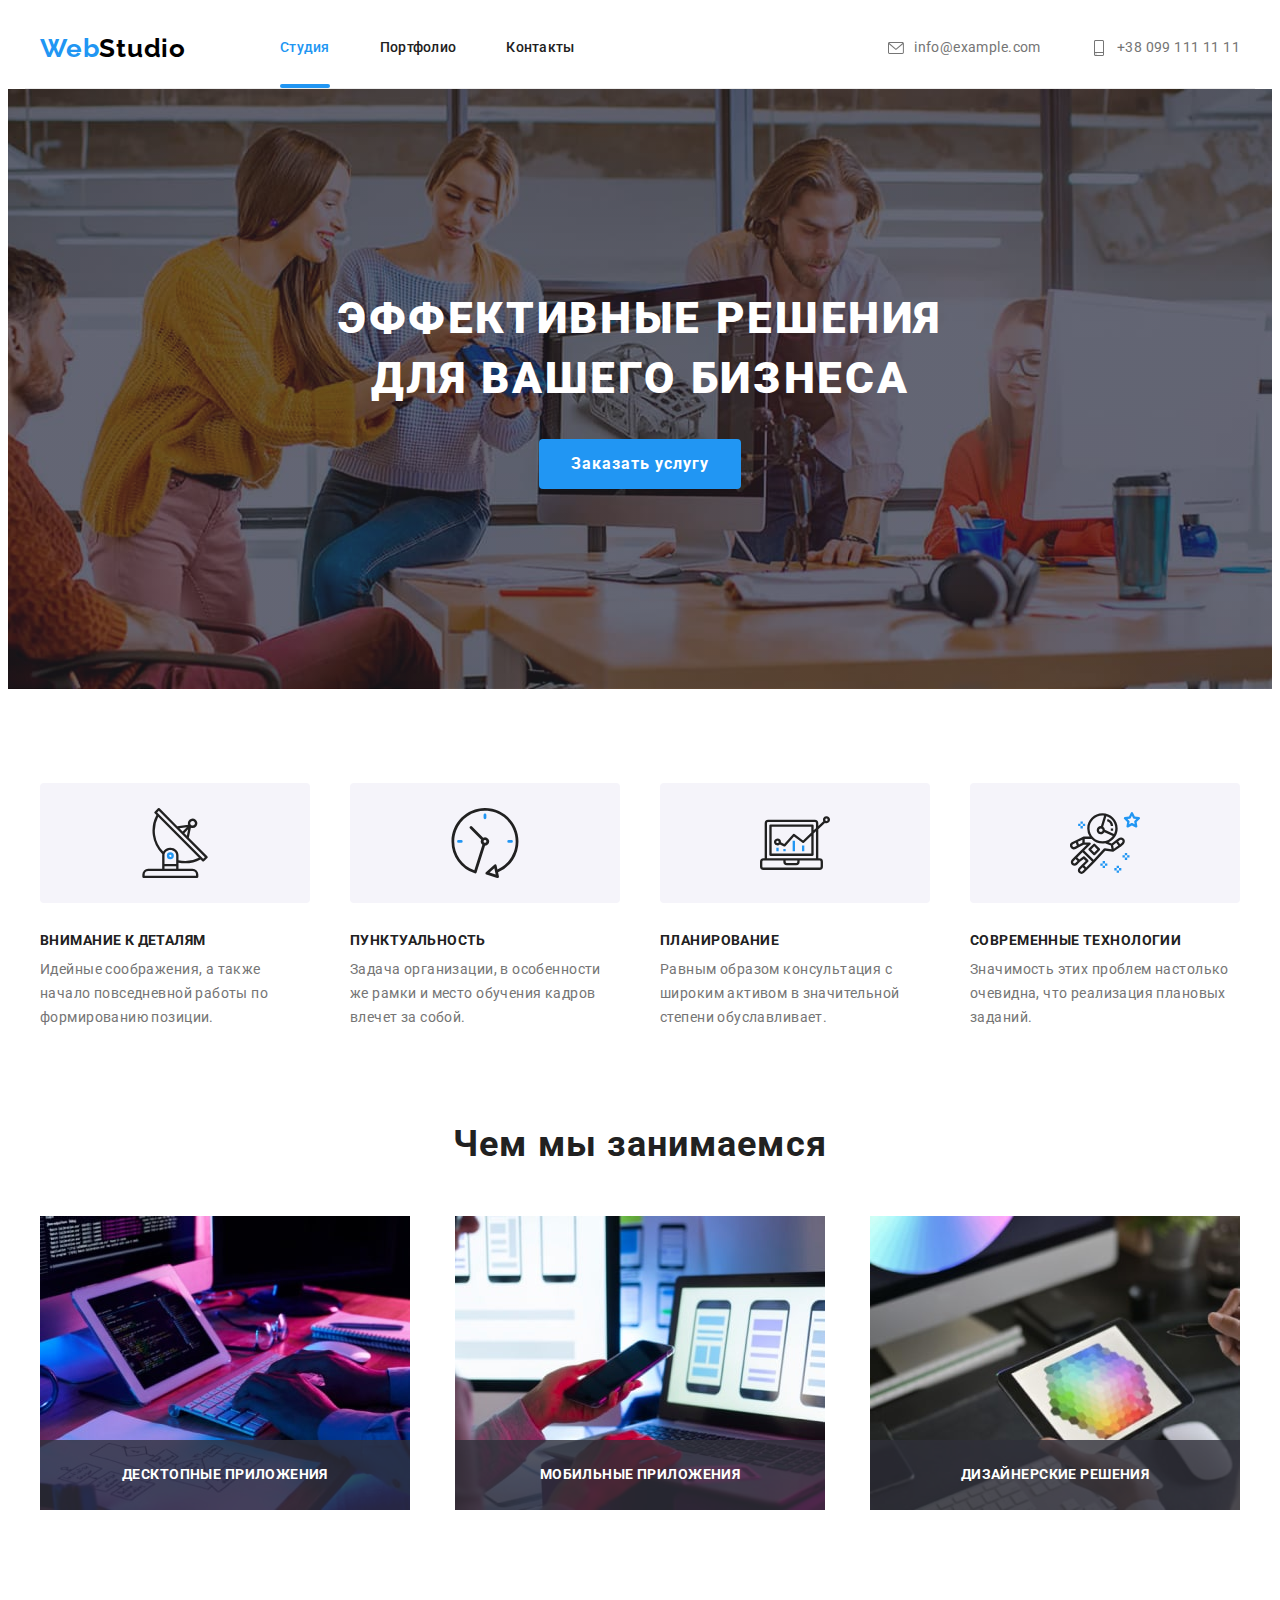
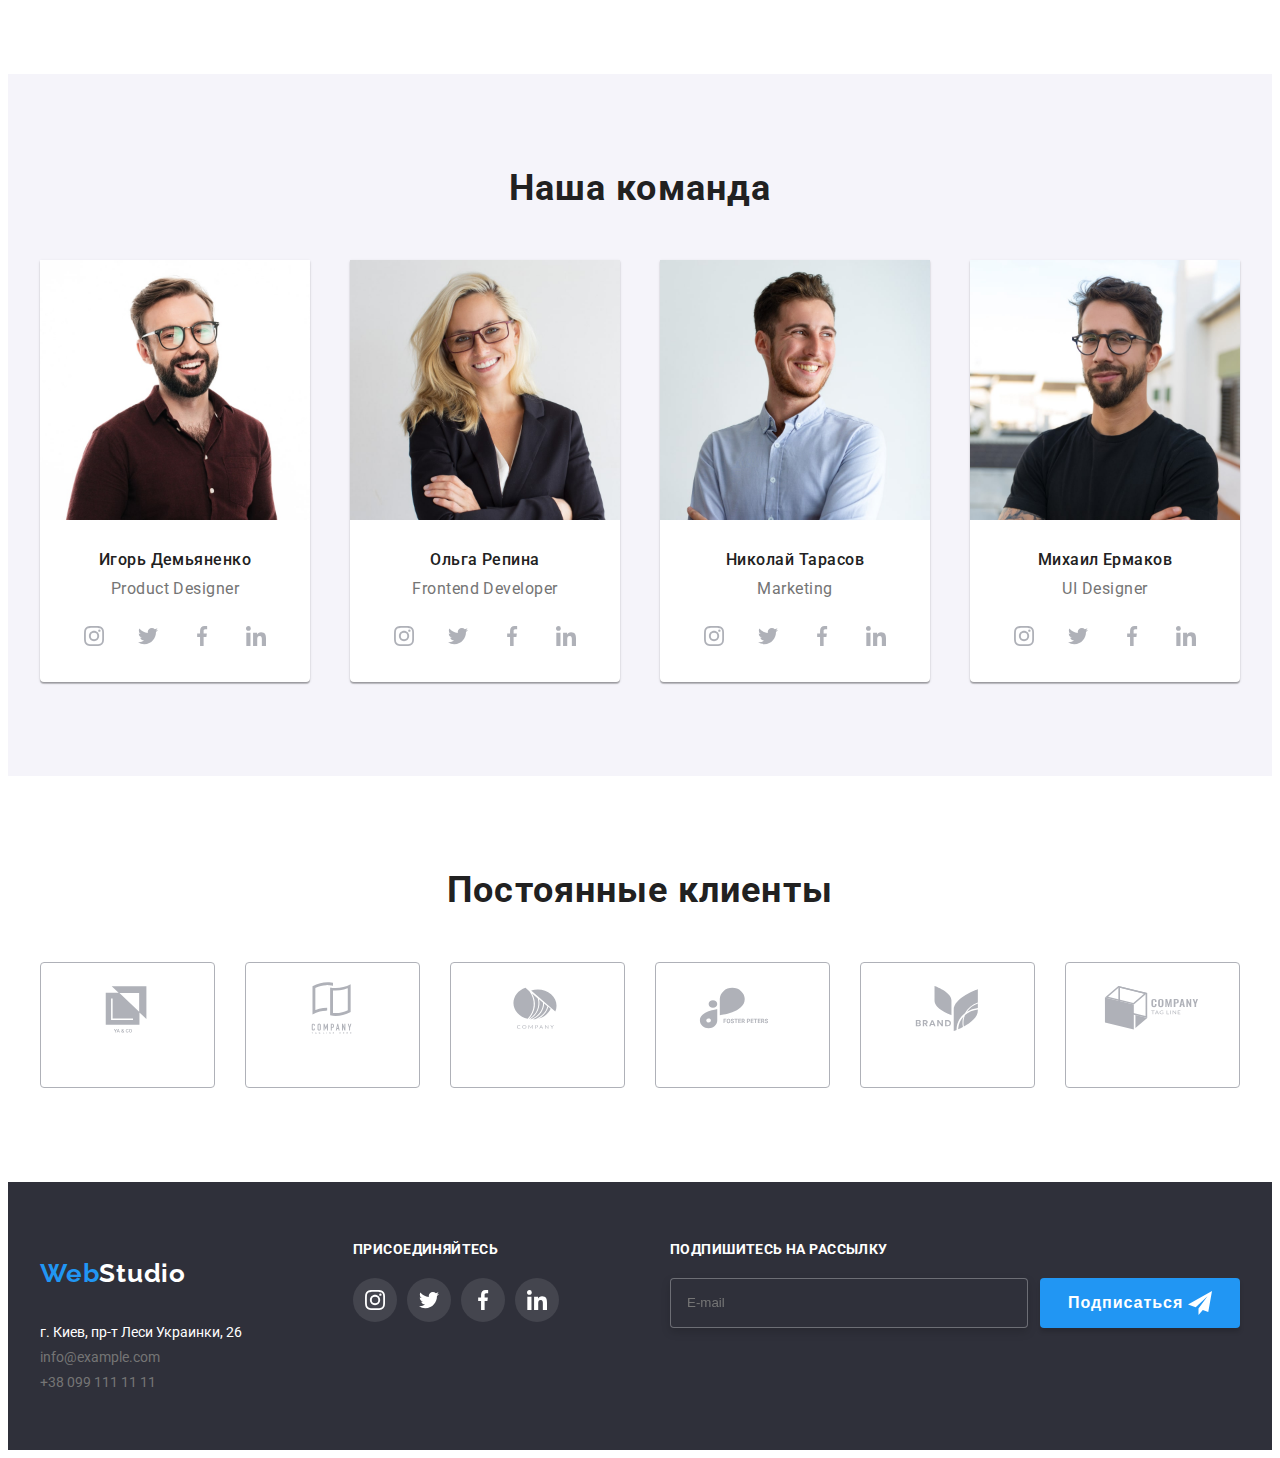
<file: index.html>
<!DOCTYPE html>
<html lang="ru">
  <head>
    <meta charset="UTF-8" />
    <meta http-equiv="X-UA-Compatible" content="IE=edge" />
    <meta name="viewport" content="width=device-width, initial-scale=1.0" />
    <link rel="preconnect" href="https://fonts.googleapis.com" />
    <link rel="preconnect" href="https://fonts.gstatic.com" crossorigin />
    <link
      href="https://fonts.googleapis.com/css2?family=Raleway:wght@700&family=Roboto:wght@400;500;700;900&display=swap"
      rel="stylesheet"
    />
    <link
      rel="stylesheet"
      href="https://cdnjs.cloudflare.com/ajax/libs/modern-normalize/1.1.0/modern-normalize.min.css"
      integrity="sha512-wpPYUAdjBVSE4KJnH1VR1HeZfpl1ub8YT/NKx4PuQ5NmX2tKuGu6U/JRp5y+Y8XG2tV+wKQpNHVUX03MfMFn9Q=="
      crossorigin="anonymous"
      referrerpolicy="no-referrer"
    />
    <link rel="stylesheet" href="./css/main.min.css" />

    <title>WebStudio</title>
  </head>
  <body>
    <!----------- Шапка ------------>
    <header class="header">
      <div class="container header__container">
        <nav class="navigation">
          <a class="logo link" href="./index.html" lang="en"
            >Web<span class="logo--black">Studio</span></a
          >
          <ul class="navigation__list">
            <li class="navigation__item">
              <a
                href="./index.html"
                class="link navigation__link navigation__link--active"
                >Студия</a
              >
            </li>
            <li class="navigation__item">
              <a href="./portfolio.html" class="link navigation__link"
                >Портфолио</a
              >
            </li>
            <li class="navigation__item">
              <a href="#contacts" class="link navigation__link">Контакты</a>
            </li>
          </ul>
        </nav>

        <ul class="header-contact">
          <li class="header-contact__item">
            <a
              href="mailto:info@example.com"
              class="link header-contact__link link-mail"
            >
              <svg class="icon header-contact__icon" width="16" height="16">
                <use href="./images/icons.svg#icon-envelope"></use>
              </svg>
              info@example.com
            </a>
          </li>
          <li class="header-contact__item">
            <a
              href="tel:+380991111111"
              class="link header-contact__link link-tel"
            >
              <svg class="icon header-contact__icon" width="16" height="16">
                <use href="./images/icons.svg#icon-smartphone"></use>
              </svg>
              +38 099 111 11 11
            </a>
          </li>
        </ul>

        <button type="button" class="open-mob-menu" data-menu-open>
          <svg class="icon mob-menu__icon" width="40" height="40">
            <use href="./images/icons.svg#icon-menu-open"></use>
          </svg>
        </button>
      </div>

      <!--!                Mobile menu                         -->
      <div class="mob-menu is-hidden" data-menu>
        <div class="mob-menu-container">
          <button type="button" class="close-mob-menu" data-menu-close>
            <svg class="icon mob-menu__icon" width="40" height="40">
              <use href="./images/icons.svg#icon-menu-close"></use>
            </svg>
          </button>

          <div class="wraper-menu__nav">
            <ul class="mob-menu__list">
              <li class="mob-menu__item">
                <a
                  href="./index.html"
                  class="link mob-menu__link mob-menu__link--active"
                  >Студия</a
                >
              </li>
              <li class="mob-menu__item">
                <a href="./portfolio.html" class="link mob-menu__link"
                  >Портфолио</a
                >
              </li>
              <li class="mob-menu__item">
                <a href="#contacts" class="link mob-menu__link">Контакты</a>
              </li>
            </ul>
          </div>

          <div class="wraper-menu__contact">
            <ul class="mob-menu-contact">
              <li class="mob-menu-contact__item">
                <a
                  href="tel:+380991111111"
                  class="link mob-menu-contact__link--tel"
                  >+38 099 111 11 11</a
                >
              </li>

              <li class="mob-menu-contact__item">
                <a
                  href="mailto:info@example.com"
                  class="link mob-menu-contact__link--email"
                  >info@example.com</a
                >
              </li>
            </ul>

            <div class="mob-social">
              <ul class="mob-social__list">
                <li class="mob-social__item">
                  <a
                    href="http://www.instagram.com"
                    target="_blank"
                    rel="noopener, noreferrer"
                    class="link mob-social-link"
                  >
                    Instagram
                  </a>
                </li>
                <li class="mob-social__item">
                  <a
                    href="http://twitter.com"
                    target="_blank"
                    rel="noopener, noreferrer"
                    class="link mob-social-link"
                  >
                    Twitter
                  </a>
                </li>
                <li class="mob-social__item">
                  <a
                    href="http://www.facebook.com"
                    target="_blank"
                    rel="noopener, noreferrer"
                    class="link mob-social-link"
                  >
                    Facebook
                  </a>
                </li>
                <li class="mob-social__item">
                  <a
                    href="http://www.linkedin.com"
                    target="_blank"
                    rel="noopener, noreferrer"
                    class="link mob-social-link"
                  >
                    Linkedin
                  </a>
                </li>
              </ul>
            </div>
          </div>
        </div>
      </div>
    </header>

    <!----------- Основний контент ------------->
    <main>
      <section class="hero">
        <div class="container">
          <h1 class="hero__title">Эффективные решения для вашего бизнеса</h1>
          <button type="button" class="btn-text" data-modal-open>
            Заказать услугу
          </button>
        </div>
      </section>

      <!-- !Секція особенности -->
      <section class="section section-features">
        <div class="container">
          <h2 class="hidden-title">Особенности</h2>
          <ul class="features-list">
            <li class="features-list__item">
              <div class="features-list__logo">
                <svg class="icon" width="70" height="70">
                  <use href="./images/icons.svg#icon-antenna"></use>
                </svg>
              </div>
              <h3 class="features-list__title">Внимание к деталям</h3>
              <p class="features-list__text">
                Идейные соображения, а также начало повседневной работы по
                формированию позиции.
              </p>
            </li>
            <li class="features-list__item">
              <div class="features-list__logo">
                <svg class="icon" width="70" height="70">
                  <use href="./images/icons.svg#icon-clock"></use>
                </svg>
              </div>
              <h3 class="features-list__title">Пунктуальность</h3>
              <p class="features-list__text">
                Задача организации, в особенности же рамки и место обучения
                кадров влечет за собой.
              </p>
            </li>
            <li class="features-list__item">
              <div class="features-list__logo">
                <svg class="icon" width="70" height="70">
                  <use href="./images/icons.svg#icon-diagram"></use>
                </svg>
              </div>
              <h3 class="features-list__title">Планирование</h3>
              <p class="features-list__text">
                Равным образом консультация с широким активом в значительной
                степени обуславливает.
              </p>
            </li>
            <li class="features-list__item">
              <div class="features-list__logo">
                <svg class="icon" width="70" height="70">
                  <use href="./images/icons.svg#icon-astronaut"></use>
                </svg>
              </div>
              <h3 class="features-list__title">Современные технологии</h3>
              <p class="features-list__text">
                Значимость этих проблем настолько очевидна, что реализация
                плановых заданий.
              </p>
            </li>
          </ul>
        </div>
      </section>

      <!--?-- Секція Чем мы занимаемся ---------->

      <section class="section we-intereses">
        <div class="container">
          <h2 class="we-intereses__title">Чем мы занимаемся</h2>
          <ul class="we-intereses__list">
            <li class="we-intereses__item">
              <picture>
                <source
                  srcset="
                    ./images/we-intereses/img-1-1x.jpg 1x,
                    ./images/we-intereses/img-1-2x.jpg 2x
                  "
                />

                <img
                  src="./images/we-intereses/img-1-1x.jpg"
                  alt="Специалист набирает текст на клавиатуре"
                />
              </picture>

              <b class="we-intereses__text">Десктопные приложения</b>
            </li>
            <li class="we-intereses__item">
              <img
                src="./images/we-intereses/img-2-1x.jpg"
                alt="Специалист на ноутбуке создает приложение для мобильних устройств"
                width="370"
              />
              <b class="we-intereses__text">Мобильные приложения</b>
            </li>
            <li class="we-intereses__item">
              <img
                src="./images/we-intereses/img-3-1x.jpg"
                alt="Специалист держит в руке планшетное устройство с изображением цветовой палитры"
                width="370"
              />
              <b class="we-intereses__text">Дизайнерские решения</b>
            </li>
          </ul>
        </div>
      </section>

      <!--todo------- Секція Наша команда------------------>

      <section class="our-team section">
        <div class="container">
          <h2 class="our-team__title">Наша команда</h2>
          <ul class="our-team__list">
            <li class="our-team__item">
              <picture>
                <source
                  srcset="
                    ./images/team/img-igor-1x.jpg 1x,
                    ./images/team/img-igor-2x.jpg 2x
                  "
                  media="(min-width: 1200px)"
                />
                <source
                  srcset="
                    ./images/team/img-igor-tab-1x.jpg 1x,
                    ./images/team/img-igor-tab-2x.jpg 2x
                  "
                  media="(min-width: 768px)"
                />
                <source
                  srcset="
                    ./images/team/img-igor-mob-1x.jpg 1x,
                    ./images/team/img-igor-mob-2x.jpg 2x
                  "
                  media="(min-width: 320px)"
                />

                <img
                  src="./images/team/img-igor-1x.jpg"
                  alt="Фотокарточка Игоря Демьяненко"
                />
              </picture>

              <div class="our-team__text">
                <h3 class="our-team__name-person">Игорь Демьяненко</h3>
                <p class="our-team__position" lang="en">Product Designer</p>
              </div>
              <div class="social-links">
                <ul class="social-links__list">
                  <li class="social-links__item">
                    <a
                      href="http://www.instagram.com"
                      target="_blank"
                      rel="noopener, noreferrer"
                      class="link social-link"
                    >
                      <svg class="social-link__icon">
                        <use href="./images/icons.svg#icon-instagram"></use>
                      </svg>
                    </a>
                  </li>
                  <li class="social-links__item">
                    <a
                      href="http://twitter.com"
                      target="_blank"
                      rel="noopener, noreferrer"
                      class="link social-link"
                    >
                      <svg class="social-link__icon">
                        <use href="./images/icons.svg#icon-twitter"></use>
                      </svg>
                    </a>
                  </li>
                  <li class="social-links__item">
                    <a
                      href="http://www.facebook.com"
                      target="_blank"
                      rel="noopener, noreferrer"
                      class="link social-link"
                    >
                      <svg class="social-link__icon">
                        <use href="./images/icons.svg#icon-facebook"></use>
                      </svg>
                    </a>
                  </li>
                  <li class="social-links__item">
                    <a
                      href="http://www.linkedin.com"
                      target="_blank"
                      rel="noopener, noreferrer"
                      class="link social-link"
                    >
                      <svg class="social-link__icon">
                        <use href="./images/icons.svg#icon-linkedin"></use>
                      </svg>
                    </a>
                  </li>
                </ul>
              </div>
            </li>
            <li class="our-team__item">
              <picture>
                <source
                  srcset="
                    ./images/team/img-olga-1x.jpg 1x,
                    ./images/team/img-olga-2x.jpg 2x
                  "
                  media="(min-width: 1200px)"
                />
                <source
                  srcset="
                    ./images/team/img-olga-tab-1x.jpg 1x,
                    ./images/team/img-olga-tab-2x.jpg 2x
                  "
                  media="(min-width: 768px)"
                />
                <source
                  srcset="
                    ./images/team/img-olga-mob-1x.jpg 1x,
                    ./images/team/img-olga-mob-2x.jpg 2x
                  "
                  media="(min-width: 320px)"
                />

                <img
                  src="./images/team/img-olga-1x.jpg"
                  alt="Фотокарточка Ольги Репиной"
                />
              </picture>

              <div class="our-team__text">
                <h3 class="our-team__name-person">Ольга Репина</h3>
                <p class="our-team__position" lang="en">Frontend Developer</p>
              </div>
              <div class="social-links">
                <ul class="social-links__list">
                  <li class="social-links__item">
                    <a
                      href="http://www.instagram.com"
                      target="_blank"
                      rel="noopener, noreferrer"
                      class="link social-link"
                    >
                      <svg class="social-link__icon">
                        <use href="./images/icons.svg#icon-instagram"></use>
                      </svg>
                    </a>
                  </li>
                  <li class="social-links__item">
                    <a
                      href="http://twitter.com"
                      target="_blank"
                      rel="noopener, noreferrer"
                      class="link social-link"
                    >
                      <svg class="social-link__icon">
                        <use href="./images/icons.svg#icon-twitter"></use>
                      </svg>
                    </a>
                  </li>
                  <li class="social-links__item">
                    <a
                      href="http://www.facebook.com"
                      target="_blank"
                      rel="noopener, noreferrer"
                      class="link social-link"
                    >
                      <svg class="social-link__icon">
                        <use href="./images/icons.svg#icon-facebook"></use>
                      </svg>
                    </a>
                  </li>
                  <li class="social-links__item">
                    <a
                      href="http://www.linkedin.com"
                      target="_blank"
                      rel="noopener, noreferrer"
                      class="link social-link"
                    >
                      <svg class="social-link__icon">
                        <use href="./images/icons.svg#icon-linkedin"></use>
                      </svg>
                    </a>
                  </li>
                </ul>
              </div>
            </li>
            <li class="our-team__item">
              <picture>
                <source
                  srcset="
                    ./images/team/img-nikolaj-1x.jpg 1x,
                    ./images/team/img-nikolaj-2x.jpg 2x
                  "
                  media="(min-width: 1200px)"
                />
                <source
                  srcset="
                    ./images/team/img-nikolaj-tab-1x.jpg 1x,
                    ./images/team/img-nikolaj-tab-2x.jpg 2x
                  "
                  media="(min-width: 768px)"
                />
                <source
                  srcset="
                    ./images/team/img-nikolaj-mob-1x.jpg 1x,
                    ./images/team/img-nikolaj-mob-2x.jpg 2x
                  "
                  media="(min-width: 320px)"
                />

                <img
                  src="./images/team/img-nikolaj-1x.jpg"
                  alt="Фотокарточка Николая Тарасова"
                />
              </picture>

              <div class="our-team__text">
                <h3 class="our-team__name-person">Николай Тарасов</h3>
                <p class="our-team__position" lang="en">Marketing</p>
              </div>
              <div class="social-links">
                <ul class="social-links__list">
                  <li class="social-links__item">
                    <a
                      href="http://www.instagram.com"
                      target="_blank"
                      rel="noopener, noreferrer"
                      class="link social-link"
                    >
                      <svg class="social-link__icon">
                        <use href="./images/icons.svg#icon-instagram"></use>
                      </svg>
                    </a>
                  </li>
                  <li class="social-links__item">
                    <a
                      href="http://twitter.com"
                      target="_blank"
                      rel="noopener, noreferrer"
                      class="link social-link"
                    >
                      <svg class="social-link__icon">
                        <use href="./images/icons.svg#icon-twitter"></use>
                      </svg>
                    </a>
                  </li>
                  <li class="social-links__item">
                    <a
                      href="http://www.facebook.com"
                      target="_blank"
                      rel="noopener, noreferrer"
                      class="link social-link"
                    >
                      <svg class="social-link__icon">
                        <use href="./images/icons.svg#icon-facebook"></use>
                      </svg>
                    </a>
                  </li>
                  <li class="social-links__item">
                    <a
                      href="http://www.linkedin.com"
                      target="_blank"
                      rel="noopener, noreferrer"
                      class="link social-link"
                    >
                      <svg class="social-link__icon">
                        <use href="./images/icons.svg#icon-linkedin"></use>
                      </svg>
                    </a>
                  </li>
                </ul>
              </div>
            </li>
            <li class="our-team__item">
              <picture>
                <source
                  srcset="
                    ./images/team/img-miha-1x.jpg 1x,
                    ./images/team/img-miha-2x.jpg 2x
                  "
                  media="(min-width: 1200px)"
                />
                <source
                  srcset="
                    ./images/team/img-miha-tab-1x.jpg 1x,
                    ./images/team/img-miha-tab-2x.jpg 2x
                  "
                  media="(min-width: 768px)"
                />
                <source
                  srcset="
                    ./images/team/img-miha-mob-1x.jpg 1x,
                    ./images/team/img-miha-mob-2x.jpg 2x
                  "
                  media="(min-width: 320px)"
                />

                <img
                  src="./images/team/img-miha-1x.jpg"
                  alt="Фотокарточка Михаила Ермакова"
                />
              </picture>

              <div class="our-team__text">
                <h3 class="our-team__name-person">Михаил Ермаков</h3>
                <p class="our-team__position" lang="en">UI Designer</p>
              </div>
              <div class="social-links">
                <ul class="social-links__list">
                  <li class="social-links__item">
                    <a
                      href="http://www.instagram.com"
                      target="_blank"
                      rel="noopener, noreferrer"
                      class="link social-link"
                    >
                      <svg class="social-link__icon">
                        <use href="./images/icons.svg#icon-instagram"></use>
                      </svg>
                    </a>
                  </li>
                  <li class="social-links__item">
                    <a
                      href="http://twitter.com"
                      target="_blank"
                      rel="noopener, noreferrer"
                      class="link social-link"
                    >
                      <svg class="social-link__icon">
                        <use href="./images/icons.svg#icon-twitter"></use>
                      </svg>
                    </a>
                  </li>
                  <li class="social-links__item">
                    <a
                      href="http://www.facebook.com"
                      target="_blank"
                      rel="noopener, noreferrer"
                      class="link social-link"
                    >
                      <svg class="social-link__icon">
                        <use href="./images/icons.svg#icon-facebook"></use>
                      </svg>
                    </a>
                  </li>
                  <li class="social-links__item">
                    <a
                      href="http://www.linkedin.com"
                      target="_blank"
                      rel="noopener, noreferrer"
                      class="link social-link"
                    >
                      <svg class="social-link__icon">
                        <use href="./images/icons.svg#icon-linkedin"></use>
                      </svg>
                    </a>
                  </li>
                </ul>
              </div>
            </li>
          </ul>
        </div>
      </section>

      <!--? Постоянные клиенты -->
      <section class="section our-clients">
        <div class="container">
          <h2 class="our-clients__title">Постоянные клиенты</h2>
          <ul class="our-clients__list">
            <li class="our-clients__item">
              <a
                href="http://www.olx.ua"
                target="_blank"
                rel="noopener, noreferrer"
                class="our-clients__link link"
              >
                <svg class="our-clients__icon" width="106" height="60">
                  <use href="images/icons.svg#icon-yaco"></use>
                </svg>
              </a>
            </li>
            <li class="our-clients__item">
              <a
                href="http://www.google.com"
                target="_blank"
                rel="noopener, noreferrer"
                class="our-clients__link link"
              >
                <svg class="our-clients__icon" width="106" height="60">
                  <use href="images/icons.svg#icon-tagcompany"></use>
                </svg>
              </a>
            </li>
            <li class="our-clients__item">
              <a
                href="http://rozetka.com.ua"
                target="_blank"
                rel="noopener, noreferrer"
                class="our-clients__link link"
              >
                <svg class="our-clients__icon" width="106" height="60">
                  <use href="images/icons.svg#icon-company"></use>
                </svg>
              </a>
            </li>
            <li class="our-clients__item">
              <a
                href="http://www.nasa.gov"
                target="_blank"
                rel="noopener, noreferrer"
                class="our-clients__link link"
              >
                <svg class="our-clients__icon" width="106" height="60">
                  <use href="images/icons.svg#icon-foster"></use>
                </svg>
              </a>
            </li>
            <li class="our-clients__item">
              <a
                href="http://auto.ria.com"
                target="_blank"
                rel="noopener, noreferrer"
                class="our-clients__link link"
              >
                <svg class="our-clients__icon" width="106" height="60">
                  <use href="images/icons.svg#icon-brand"></use>
                </svg>
              </a>
            </li>
            <li class="our-clients__item">
              <a
                href="http://compbest.com.ua"
                target="_blank"
                rel="noopener, noreferrer"
                class="our-clients__link link"
              >
                <svg class="our-clients__icon" width="106" height="60">
                  <use href="images/icons.svg#icon-cubcompany"></use>
                </svg>
              </a>
            </li>
          </ul>
        </div>
      </section>
    </main>

    <!--todo------ Підвал з контакатами ----------------->
    <footer class="footer">
      <div class="container footer__container">
        <div class="footer__contacts">
          <a class="logo link footer__logo" href="./index.html"
            >Web<span class="logo--white">Studio</span></a
          >
          <address id="contacts">
            <ul class="footer-contacts__list">
              <li class="footer-contacts__item">
                <a
                  href="https://www.google.com/maps/place/%D0%B1%D1%83%D0%BB%D1%8C%D0%B2%D0%B0%D1%80+%D0%9B%D0%B5%D1%81%D1%96+%D0%A3%D0%BA%D1%80%D0%B0%D1%97%D0%BD%D0%BA%D0%B8,+26,+%D0%9A%D0%B8%D1%97%D0%B2,+02000/@50.4265807,30.5361971,17z/data=!3m1!4b1!4m5!3m4!1s0x40d4cf0e033ecbe9:0x57a4dffefec77da0!8m2!3d50.4265807!4d30.5383858"
                  target="_blank"
                  rel="noopener, noreferrer"
                  class="link link-map"
                  >г. Киев, пр-т Леси Украинки, 26</a
                >
              </li>
              <li class="footer-contacts__item">
                <a href="mailto:info@example.com" class="link link-mail"
                  >info@example.com</a
                >
              </li>
              <li class="footer-contacts__item">
                <a href="tel:+380991111111" class="link link-tel"
                  >+38 099 111 11 11</a
                >
              </li>
            </ul>
          </address>
        </div>

        <div class="social-links social-links--footer">
          <b class="social-links__text">Присоединяйтесь</b>

          <ul class="social-links__list">
            <li class="social-links__item">
              <a
                href="http://www.instagram.com"
                target="_blank"
                rel="noopener, noreferrer"
                class="link social-link social-link--footer"
              >
                <svg class="social-link__icon">
                  <use href="./images/icons.svg#icon-instagram"></use>
                </svg>
              </a>
            </li>
            <li class="social-links__item">
              <a
                href="http://twitter.com"
                target="_blank"
                rel="noopener, noreferrer"
                class="link social-link social-link--footer"
              >
                <svg class="social-link__icon">
                  <use href="./images/icons.svg#icon-twitter"></use>
                </svg>
              </a>
            </li>
            <li class="social-links__item">
              <a
                href="http://www.facebook.com"
                target="_blank"
                rel="noopener, noreferrer"
                class="link social-link social-link--footer"
              >
                <svg class="social-link__icon">
                  <use href="./images/icons.svg#icon-facebook"></use>
                </svg>
              </a>
            </li>
            <li class="social-links__item">
              <a
                href="http://www.linkedin.com"
                target="_blank"
                rel="noopener, noreferrer"
                class="link social-link social-link--footer"
              >
                <svg class="social-link__icon">
                  <use href="./images/icons.svg#icon-linkedin"></use>
                </svg>
              </a>
            </li>
          </ul>
        </div>

        <div class="footer-subscribe">
          <b class="footer-subscribe__title">Подпишитесь на рассылку</b>
          <form class="footer-subscribe__form" action="#">
            <input
              class="footer-subscribe__input"
              type="email"
              name="subscribe"
              id="#"
              placeholder="E-mail"
              required
            />
            <button type="submit" class="btn footer-subscribe__btn">
              Подписаться
              <svg width="24" height="24">
                <use href="images/icons.svg#icon-send"></use>
              </svg>
            </button>
          </form>
        </div>
      </div>
    </footer>

    <!--?           M  O  D  A  L           -->
    <div class="backdrop is-hidden" data-modal>
      <div class="modal">
        <button type="button" class="btn modal-close__btn" data-modal-close>
          <svg class="icon modal-close__icon" width="18" height="18">
            <use href="images/icons.svg#icon-close-modal"></use>
          </svg>
        </button>

        <form class="modal-form" action="#">
          <p class="modal-form__title">
            Оставьте свои данные, мы вам перезвоним
          </p>

          <div class="modal-form__field">
            <label for="name">Имя</label>
            <div class="modal-form__wraper">
              <input
                type="text"
                name="name"
                id="name"
                class="modal-form__input modal-form__input--name"
                placeholder=" "
                required
              />
              <svg
                class="modal-form__icon modal-form__icon--person"
                width="18"
                height="18"
              >
                <use href="images/icons.svg#icon-person"></use>
              </svg>
            </div>
          </div>

          <div class="modal-form__field">
            <label for="phone">Телефон</label>
            <div class="modal-form__wraper">
              <input
                type="tel"
                name="phone"
                id="phone"
                class="modal-form__input modal-form__input--phone"
                placeholder=" "
                required
              />
              <svg
                class="modal-form__icon modal-form__icon--phone"
                width="18"
                height="18"
              >
                <use href="./images/icons.svg#icon-phone"></use>
              </svg>
            </div>
          </div>

          <div class="modal-form__field">
            <label for="email">Почта</label>
            <div class="modal-form__wraper">
              <input
                type="email"
                name="email"
                id="email"
                class="modal-form__input modal-form__input--email"
                placeholder=" "
                required
              />
              <svg
                class="modal-form__icon modal-form__icon--email"
                width="18"
                height="18"
              >
                <use href="./images/icons.svg#icon-email"></use>
              </svg>
            </div>
          </div>

          <div class="modal-form__field modal-form__field--coment">
            <label>
              Коментарий
              <textarea
                class="modal-form__input modal-form__input--coment"
                name="coment"
                id="zxzz"
                placeholder="Введите текст"
              ></textarea>
            </label>
          </div>

          <div class="modal-form__field modal-form__field--checkbox">
            <label class="modal-form__label-checkbox">
              <input
                class="modal-form__input-checkbox visualy-hidden"
                type="checkbox"
                name="checkbox"
                id="zzxz"
                required
              />
              Соглашаюсь с рассылкой и принимаю
              <span class="modal-form__icon-checkbox">
                <svg class="modal-form__icon-check" width="16" height="15">
                  <use href="images/icons.svg#icon-check"></use>
                </svg>
              </span>
              <a
                class="link modal-form__link-checkbox"
                href="https://zakon.rada.gov.ua/laws/show/435-15#:~:text=%D0%9F%D0%9E%D0%9D%D0%AF%D0%A2%D0%A2%D0%AF%20%D0%A2%D0%90%20%D0%A3%D0%9C%D0%9E%D0%92%D0%98%20%D0%94%D0%9E%D0%93%D0%9E%D0%92%D0%9E%D0%A0%D0%A3"
                target="_blank"
                rel="noopener, noreferrer"
                >Условия договора</a
              >
            </label>
          </div>

          <button type="submit" class="btn-text btn-modal">Отправить</button>
        </form>
      </div>
    </div>
    <script src="./js/modal.js"></script>
    <script src="./js/menu.js"></script>
  </body>
</html>
</file>
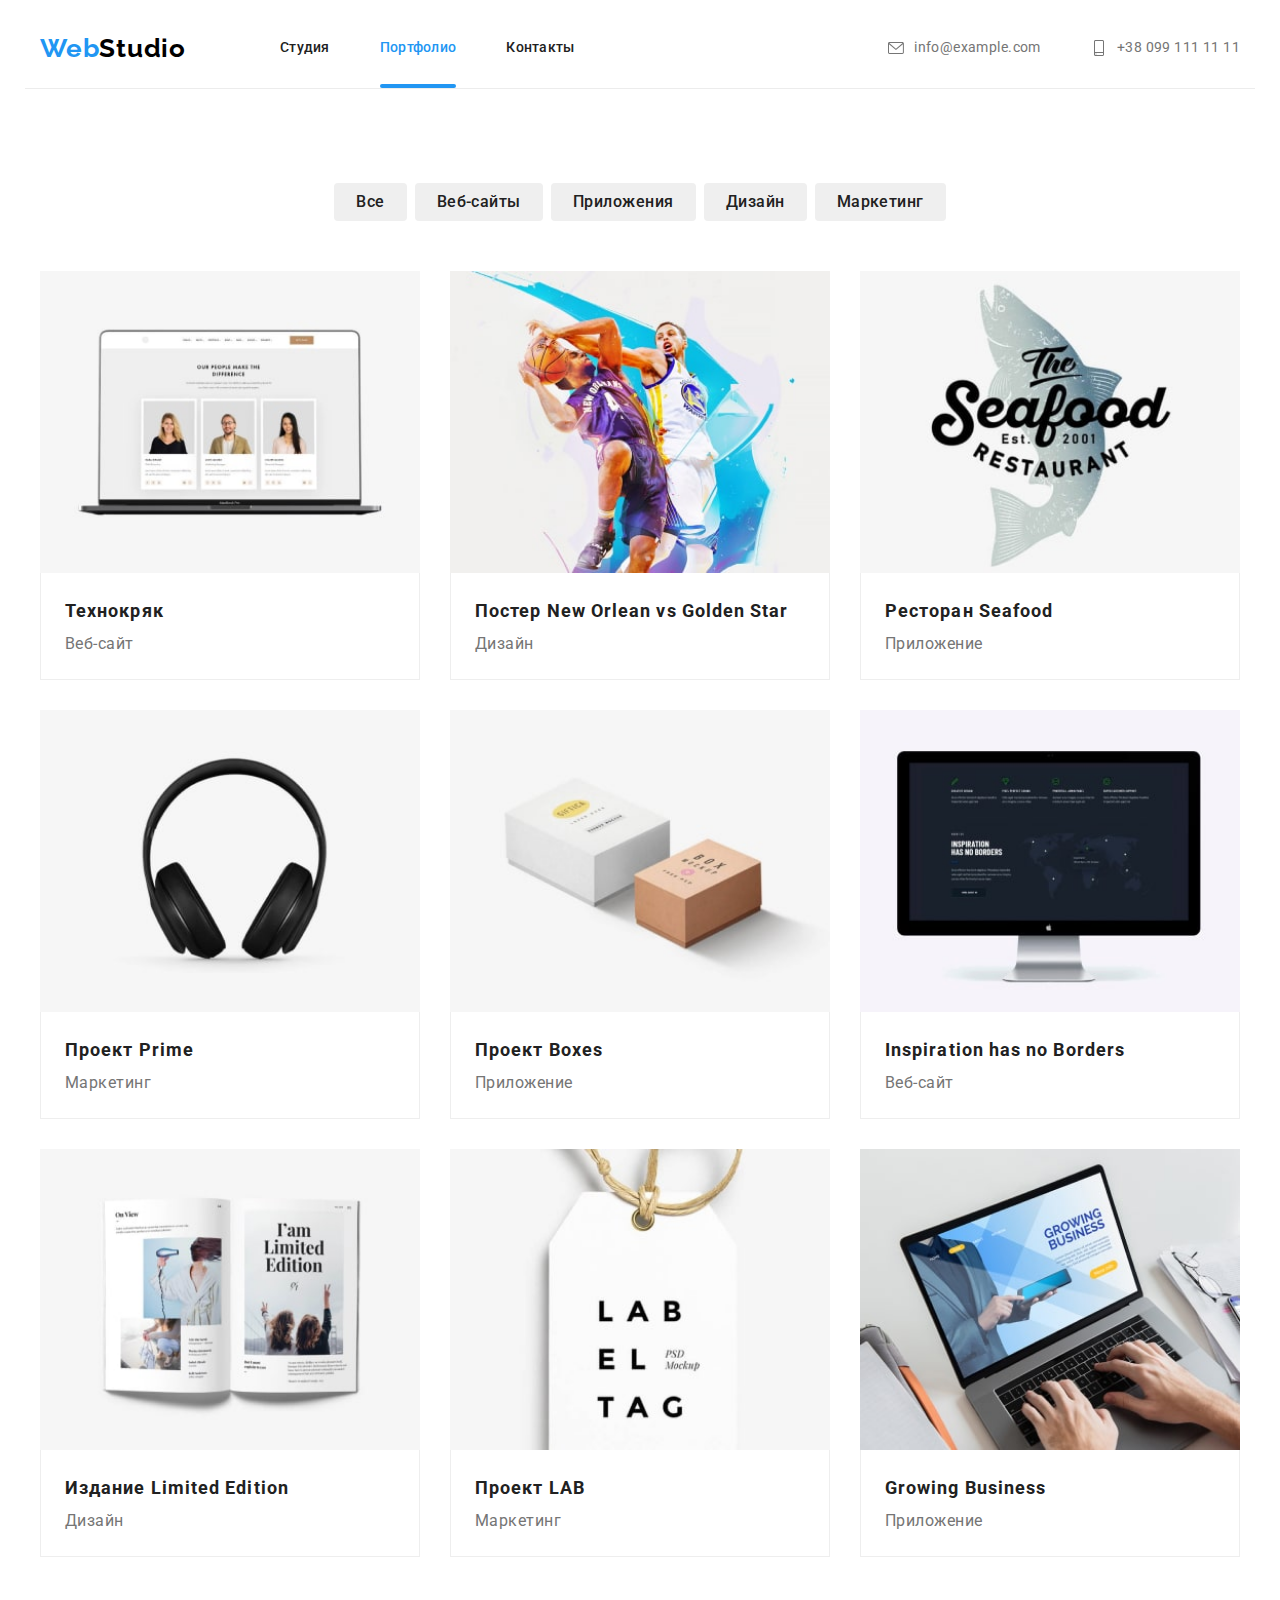
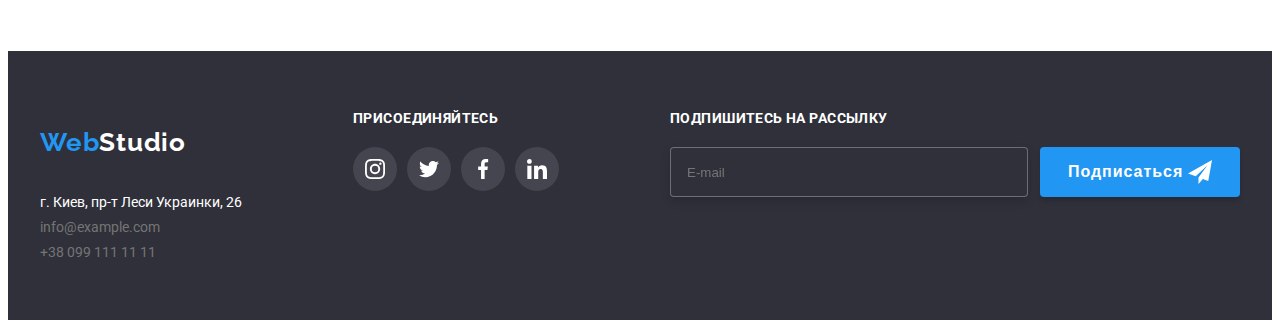
<file: portfolio.html>
<!DOCTYPE html>
<html lang="ru">
  <!------------- Цей файл є домашнім завданням № 4--------------->
  <head>
    <meta charset="UTF-8" />
    <meta http-equiv="X-UA-Compatible" content="IE=edge" />
    <meta name="viewport" content="width=device-width, initial-scale=1.0" />
    <link rel="preconnect" href="https://fonts.googleapis.com" />
    <link rel="preconnect" href="https://fonts.gstatic.com" crossorigin />
    <link
      href="https://fonts.googleapis.com/css2?family=Raleway:wght@700&family=Roboto:wght@400;500;700;900&display=swap"
      rel="stylesheet"
    />
    <link
      rel="stylesheet"
      href="https://cdnjs.cloudflare.com/ajax/libs/modern-normalize/1.1.0/modern-normalize.min.css"
      integrity="sha512-wpPYUAdjBVSE4KJnH1VR1HeZfpl1ub8YT/NKx4PuQ5NmX2tKuGu6U/JRp5y+Y8XG2tV+wKQpNHVUX03MfMFn9Q=="
      crossorigin="anonymous"
      referrerpolicy="no-referrer"
    />

    <link rel="stylesheet" href="./css/main.min.css" />

    <title>Portfolio</title>
  </head>
  <body>
    <!------- Шапка ------------------->
    <header class="header">
      <div class="container header__container">
        <nav class="navigation">
          <a class="logo link" href="./index.html" lang="en"
            >Web<span class="logo--black">Studio</span></a
          >
          <ul class="navigation__list">
            <li class="navigation__item">
              <a href="./index.html" class="link navigation__link">Студия</a>
            </li>
            <li class="navigation__item">
              <a
                href="./portfolio.html"
                class="link navigation__link navigation__link--active"
                >Портфолио</a
              >
            </li>
            <li class="navigation__item">
              <a href="#contacts" class="link navigation__link">Контакты</a>
            </li>
          </ul>
        </nav>

        <ul class="header-contact">
          <li class="header-contact__item">
            <a
              href="mailto:info@example.com"
              class="link header-contact__link link-mail"
            >
              <svg class="icon header-contact__icon" width="16" height="16">
                <use href="./images/icons.svg#icon-envelope"></use>
              </svg>
              info@example.com
            </a>
          </li>
          <li class="header-contact__item">
            <a
              href="tel:+380991111111"
              class="link header-contact__link link-tel"
            >
              <svg class="icon header-contact__icon" width="16" height="16">
                <use href="./images/icons.svg#icon-smartphone"></use>
              </svg>
              +38 099 111 11 11
            </a>
          </li>
        </ul>

        <button type="button" class="open-mob-menu" data-menu-open>
          <svg class="icon mob-menu__icon" width="40" height="40">
            <use href="./images/icons.svg#icon-menu-open"></use>
          </svg>
        </button>
      </div>
      <!--!                Mobile menu                         -->
      <div class="mob-menu is-hidden" data-menu>
        <div class="mob-menu-container">
          <button type="button" class="close-mob-menu" data-menu-close>
            <svg class="icon mob-menu__icon" width="40" height="40">
              <use href="./images/icons.svg#icon-menu-close"></use>
            </svg>
          </button>

          <div class="wraper-menu__nav">
            <ul class="mob-menu__list">
              <li class="mob-menu__item">
                <a href="./index.html" class="link mob-menu__link">Студия</a>
              </li>
              <li class="mob-menu__item">
                <a
                  href="./portfolio.html"
                  class="link mob-menu__link mob-menu__link--active"
                  >Портфолио</a
                >
              </li>
              <li class="mob-menu__item">
                <a href="#contacts" class="link mob-menu__link">Контакты</a>
              </li>
            </ul>
          </div>

          <div class="wraper-menu__contact">
            <ul class="mob-menu-contact">
              <li class="mob-menu-contact__item">
                <a
                  href="tel:+380991111111"
                  class="link mob-menu-contact__link--tel"
                  >+38 099 111 11 11</a
                >
              </li>

              <li class="mob-menu-contact__item">
                <a
                  href="mailto:info@example.com"
                  class="link mob-menu-contact__link--email"
                  >info@example.com</a
                >
              </li>
            </ul>

            <div class="mob-social">
              <ul class="mob-social__list">
                <li class="mob-social__item">
                  <a
                    href="http://www.instagram.com"
                    target="_blank"
                    rel="noopener, noreferrer"
                    class="link mob-social-link"
                  >
                    Instagram
                  </a>
                </li>
                <li class="mob-social__item">
                  <a
                    href="http://twitter.com"
                    target="_blank"
                    rel="noopener, noreferrer"
                    class="link mob-social-link"
                  >
                    Twitter
                  </a>
                </li>
                <li class="mob-social__item">
                  <a
                    href="http://www.facebook.com"
                    target="_blank"
                    rel="noopener, noreferrer"
                    class="link mob-social-link"
                  >
                    Facebook
                  </a>
                </li>
                <li class="mob-social__item">
                  <a
                    href="http://www.linkedin.com"
                    target="_blank"
                    rel="noopener, noreferrer"
                    class="link mob-social-link"
                  >
                    Linkedin
                  </a>
                </li>
              </ul>
            </div>
          </div>
        </div>
      </div>
    </header>
    <!--!------------- PORTFOLIO -------------------->
    <main>
      <h1 class="hidden-title">Наши работы</h1>
      <div class="section">
        <div class="container">
          <ul class="portfolio-buttons__list">
            <li class="portfolio-buttons__item">
              <button type="button" class="all-project-btn btn-filter">
                Все
              </button>
            </li>
            <li class="portfolio-buttons__item">
              <button type="button" class="web-project-btn btn-filter">
                Веб-сайты
              </button>
            </li>
            <li class="portfolio-buttons__item">
              <button type="button" class="app-project-btn btn-filter">
                Приложения
              </button>
            </li>
            <li class="portfolio-buttons__item">
              <button type="button" class="design-project-btn btn-filter">
                Дизайн
              </button>
            </li>
            <li class="portfolio-buttons__item">
              <button type="button" class="marketing-project-btn btn-filter">
                Маркетинг
              </button>
            </li>
          </ul>
          <ul class="list-project">
            <li class="list-project__item">
              <div class="list-project__wraper">
                <picture>
                  <source
                    srcset="
                      ./images/portfolio/tehnocrack-1x.jpg 1x,
                      ./images/portfolio/tehnocrack-2x.jpg 2x
                    "
                    media="(min-width: 1200px)"
                  />
                  <source
                    srcset="
                      ./images/portfolio/tehnocrack-tab-1x.jpg 1x,
                      ./images/portfolio/tehnocrack-tab-2x.jpg 2x
                    "
                    media="(min-width: 768px)"
                  />
                  <source
                    srcset="
                      ./images/portfolio/tehnocrack-mob-1x.jpg 1x,
                      ./images/portfolio/tehnocrack-mob-2x.jpg 2x
                    "
                    media="(min-width: 320px)"
                  />

                  <img
                    src="./images/portfolio/tehnocrack-1x.jpg"
                    alt="На мониторе компьютера изображены фото троих людей"
                  />
                </picture>

                <p class="list-project__about">
                  Технокряк это современная площадка распространения
                  коронавируса. Компании используют эту платформу для цифрового
                  шпионажа и атак на защищённые сервера конкурентов.
                </p>
              </div>
              <div class="list-project__text">
                <h2 class="list-project__name">Технокряк</h2>
                <p class="list-project__type">Веб-сайт</p>
              </div>
            </li>

            <li class="list-project__item">
              <div class="list-project__wraper">
                <picture>
                  <source
                    srcset="
                      ./images/portfolio/poster-1x.jpg 1x,
                      ./images/portfolio/poster-2x.jpg 2x
                    "
                    media="(min-width: 1200px)"
                  />
                  <source
                    srcset="
                      ./images/portfolio/poster-tab-1x.jpg 1x,
                      ./images/portfolio/poster-tab-2x.jpg 2x
                    "
                    media="(min-width: 768px)"
                  />
                  <source
                    srcset="
                      ./images/portfolio/poster-mob-1x.jpg 1x,
                      ./images/portfolio/poster-mob-2x.jpg 2x
                    "
                    media="(min-width: 320px)"
                  />

                  <img
                    src="./images/portfolio/poster-1x.jpg"
                    alt="Два баскетболиста в борьбе за мяч"
                  />
                </picture>

                <p class="list-project__about">
                  Технокряк это современная площадка распространения
                  коронавируса. Компании используют эту платформу для цифрового
                  шпионажа и атак на защищённые сервера конкурентов.
                </p>
              </div>
              <div class="list-project__text">
                <h2 class="list-project__name">
                  Постер <span lang="en">New Orlean vs Golden Star</span>
                </h2>
                <p class="list-project__type">Дизайн</p>
              </div>
            </li>

            <li class="list-project__item">
              <div class="list-project__wraper">
                <picture>
                  <source
                    srcset="
                      ./images/portfolio/restaurant-1x.jpg 1x,
                      ./images/portfolio/restaurant-2x.jpg 2x
                    "
                    media="(min-width: 1200px)"
                  />
                  <source
                    srcset="
                      ./images/portfolio/restaurant-tab-1x.jpg 1x,
                      ./images/portfolio/restaurant-tab-2x.jpg 2x
                    "
                    media="(min-width: 768px)"
                  />
                  <source
                    srcset="
                      ./images/portfolio/restaurant-mob-1x.jpg 1x,
                      ./images/portfolio/restaurant-mob-2x.jpg 2x
                    "
                    media="(min-width: 320px)"
                  />

                  <img
                    src="./images/portfolio/restaurant-1x.jpg"
                    alt="Логотип рыбного ресторана в виде рыбы"
                  />
                </picture>

                <p class="list-project__about">
                  Технокряк это современная площадка распространения
                  коронавируса. Компании используют эту платформу для цифрового
                  шпионажа и атак на защищённые сервера конкурентов.
                </p>
              </div>
              <div class="list-project__text">
                <h2 class="list-project__name">
                  Ресторан <span lang="en">Seafood</span>
                </h2>
                <p class="list-project__type">Приложение</p>
              </div>
            </li>

            <li class="list-project__item">
              <div class="list-project__wraper">
                <picture>
                  <source
                    srcset="
                      ./images/portfolio/headphone-1x.jpg 1x,
                      ./images/portfolio/headphone-2x.jpg 2x
                    "
                    media="(min-width: 1200px)"
                  />
                  <source
                    srcset="
                      ./images/portfolio/headphone-tab-1x.jpg 1x,
                      ./images/portfolio/headphone-tab-2x.jpg 2x
                    "
                    media="(min-width: 768px)"
                  />
                  <source
                    srcset="
                      ./images/portfolio/headphone-mob-1x.jpg 1x,
                      ./images/portfolio/headphone-mob-2x.jpg 2x
                    "
                    media="(min-width: 320px)"
                  />

                  <img
                    src="./images/portfolio/headphone-1x.jpg"
                    alt="Наушники черного цвета"
                  />
                </picture>

                <p class="list-project__about">
                  Технокряк это современная площадка распространения
                  коронавируса. Компании используют эту платформу для цифрового
                  шпионажа и атак на защищённые сервера конкурентов.
                </p>
              </div>
              <div class="list-project__text">
                <h2 class="list-project__name">
                  Проект <span lang="en">Prime</span>
                </h2>
                <p class="list-project__type">Маркетинг</p>
              </div>
            </li>

            <li class="list-project__item">
              <div class="list-project__wraper">
                <picture>
                  <source
                    srcset="
                      ./images/portfolio/boxes-1x.jpg 1x,
                      ./images/portfolio/boxes-2x.jpg 2x
                    "
                    media="(min-width: 1200px)"
                  />
                  <source
                    srcset="
                      ./images/portfolio/boxes-tab-1x.jpg 1x,
                      ./images/portfolio/boxes-tab-2x.jpg 2x
                    "
                    media="(min-width: 768px)"
                  />
                  <source
                    srcset="
                      ./images/portfolio/boxes-mob-1x.jpg 1x,
                      ./images/portfolio/boxes-mob-2x.jpg 2x
                    "
                    media="(min-width: 320px)"
                  />

                  <img
                    src="./images/portfolio/boxes-1x.jpg"
                    alt="Изображены две картонные коробки"
                  />
                </picture>

                <p class="list-project__about">
                  Технокряк это современная площадка распространения
                  коронавируса. Компании используют эту платформу для цифрового
                  шпионажа и атак на защищённые сервера конкурентов.
                </p>
              </div>
              <div class="list-project__text">
                <h2 class="list-project__name">
                  Проект <span lang="en">Boxes</span>
                </h2>
                <p class="list-project__type">Приложение</p>
              </div>
            </li>

            <li class="list-project__item">
              <div class="list-project__wraper">
                <picture>
                  <source
                    srcset="
                      ./images/portfolio/display-1x.jpg 1x,
                      ./images/portfolio/display-2x.jpg 2x
                    "
                    media="(min-width: 1200px)"
                  />
                  <source
                    srcset="
                      ./images/portfolio/display-tab-1x.jpg 1x,
                      ./images/portfolio/display-tab-2x.jpg 2x
                    "
                    media="(min-width: 768px)"
                  />
                  <source
                    srcset="
                      ./images/portfolio/display-mob-1x.jpg 1x,
                      ./images/portfolio/display-mob-2x.jpg 2x
                    "
                    media="(min-width: 320px)"
                  />

                  <img
                    src="./images/portfolio/display-1x.jpg"
                    alt="Изображение монитора компьютера с открытой веб-страницей"
                  />
                </picture>

                <p class="list-project__about">
                  Технокряк это современная площадка распространения
                  коронавируса. Компании используют эту платформу для цифрового
                  шпионажа и атак на защищённые сервера конкурентов.
                </p>
              </div>
              <div class="list-project__text">
                <h2 class="list-project__name" lang="en">
                  Inspiration has no Borders
                </h2>
                <p class="list-project__type">Веб-сайт</p>
              </div>
            </li>

            <li class="list-project__item">
              <div class="list-project__wraper">
                <picture>
                  <source
                    srcset="
                      ./images/portfolio/limedition-1x.jpg 1x,
                      ./images/portfolio/limedition-2x.jpg 2x
                    "
                    media="(min-width: 1200px)"
                  />
                  <source
                    srcset="
                      ./images/portfolio/limedition-tab-1x.jpg 1x,
                      ./images/portfolio/limedition-tab-2x.jpg 2x
                    "
                    media="(min-width: 768px)"
                  />
                  <source
                    srcset="
                      ./images/portfolio/limedition-mob-1x.jpg 1x,
                      ./images/portfolio/limedition-mob-2x.jpg 2x
                    "
                    media="(min-width: 320px)"
                  />

                  <img
                    src="./images/portfolio/limedition-1x.jpg"
                    alt="Страницы журнала"
                  />
                </picture>

                <p class="list-project__about">
                  Технокряк это современная площадка распространения
                  коронавируса. Компании используют эту платформу для цифрового
                  шпионажа и атак на защищённые сервера конкурентов.
                </p>
              </div>
              <div class="list-project__text">
                <h2 class="list-project__name">
                  Издание <span lang="en">Limited Edition</span>
                </h2>
                <p class="list-project__type">Дизайн</p>
              </div>
            </li>

            <li class="list-project__item">
              <div class="list-project__wraper">
                <picture>
                  <source
                    srcset="
                      ./images/portfolio/label-1x.jpg 1x,
                      ./images/portfolio/label-2x.jpg 2x
                    "
                    media="(min-width: 1200px)"
                  />
                  <source
                    srcset="
                      ./images/portfolio/label-tab-1x.jpg 1x,
                      ./images/portfolio/label-tab-2x.jpg 2x
                    "
                    media="(min-width: 768px)"
                  />
                  <source
                    srcset="
                      ./images/portfolio/label-mob-1x.jpg 1x,
                      ./images/portfolio/label-mob-2x.jpg 2x
                    "
                    media="(min-width: 320px)"
                  />

                  <img
                    src="./images/portfolio/label-1x.jpg"
                    alt="Изображение бирки с веревочкой"
                  />
                </picture>

                <p class="list-project__about">
                  Технокряк это современная площадка распространения
                  коронавируса. Компании используют эту платформу для цифрового
                  шпионажа и атак на защищённые сервера конкурентов.
                </p>
              </div>
              <div class="list-project__text">
                <h2 class="list-project__name">Проект LAB</h2>
                <p class="list-project__type">Маркетинг</p>
              </div>
            </li>

            <li class="list-project__item">
              <div class="list-project__wraper">
                <picture>
                  <source
                    srcset="
                      ./images/portfolio/laptop-1x.jpg 1x,
                      ./images/portfolio/laptop-2x.jpg 2x
                    "
                    media="(min-width: 1200px)"
                  />
                  <source
                    srcset="
                      ./images/portfolio/laptop-tab-1x.jpg 1x,
                      ./images/portfolio/laptop-tab-2x.jpg 2x
                    "
                    media="(min-width: 768px)"
                  />
                  <source
                    srcset="
                      ./images/portfolio/laptop-mob-1x.jpg 1x,
                      ./images/portfolio/laptop-mob-2x.jpg 2x
                    "
                    media="(min-width: 320px)"
                  />

                  <img
                    src="./images/portfolio/laptop-1x.jpg"
                    alt="Изображение монитора компьютера с запущеным приложением"
                  />
                </picture>

                <p class="list-project__about">
                  Технокряк это современная площадка распространения
                  коронавируса. Компании используют эту платформу для цифрового
                  шпионажа и атак на защищённые сервера конкурентов.
                </p>
              </div>
              <div class="list-project__text">
                <h2 class="list-project__name" lang="en">Growing Business</h2>
                <p class="list-project__type">Приложение</p>
              </div>
            </li>
          </ul>
        </div>
      </div>
    </main>

    <!--!--------------- Підвал з контакатами ------------>

    <footer class="footer">
      <div class="container footer__container">
        <div class="footer__contacts">
          <a class="logo link footer__logo" href="./index.html"
            >Web<span class="logo--white">Studio</span></a
          >
          <address id="contacts">
            <ul class="footer-contacts__list">
              <li class="footer-contacts__item">
                <a
                  href="https://www.google.com/maps/place/%D0%B1%D1%83%D0%BB%D1%8C%D0%B2%D0%B0%D1%80+%D0%9B%D0%B5%D1%81%D1%96+%D0%A3%D0%BA%D1%80%D0%B0%D1%97%D0%BD%D0%BA%D0%B8,+26,+%D0%9A%D0%B8%D1%97%D0%B2,+02000/@50.4265807,30.5361971,17z/data=!3m1!4b1!4m5!3m4!1s0x40d4cf0e033ecbe9:0x57a4dffefec77da0!8m2!3d50.4265807!4d30.5383858"
                  target="_blank"
                  rel="noopener, noreferrer"
                  class="link link-map"
                  >г. Киев, пр-т Леси Украинки, 26</a
                >
              </li>
              <li class="footer-contacts__item">
                <a href="mailto:info@example.com" class="link link-mail"
                  >info@example.com</a
                >
              </li>
              <li class="footer-contacts__item">
                <a href="tel:+380991111111" class="link link-tel"
                  >+38 099 111 11 11</a
                >
              </li>
            </ul>
          </address>
        </div>

        <div class="social-links social-links--footer">
          <b class="social-links__text">Присоединяйтесь</b>

          <ul class="social-links__list">
            <li class="social-links__item">
              <a
                href="http://www.instagram.com"
                target="_blank"
                rel="noopener, noreferrer"
                class="link social-link social-link--footer"
              >
                <svg class="social-link__icon">
                  <use href="./images/icons.svg#icon-instagram"></use>
                </svg>
              </a>
            </li>
            <li class="social-links__item">
              <a
                href="http://twitter.com"
                target="_blank"
                rel="noopener, noreferrer"
                class="link social-link social-link--footer"
              >
                <svg class="social-link__icon">
                  <use href="./images/icons.svg#icon-twitter"></use>
                </svg>
              </a>
            </li>
            <li class="social-links__item">
              <a
                href="http://www.facebook.com"
                target="_blank"
                rel="noopener, noreferrer"
                class="link social-link social-link--footer"
              >
                <svg class="social-link__icon">
                  <use href="./images/icons.svg#icon-facebook"></use>
                </svg>
              </a>
            </li>
            <li class="social-links__item">
              <a
                href="http://www.linkedin.com"
                target="_blank"
                rel="noopener, noreferrer"
                class="link social-link social-link--footer"
              >
                <svg class="social-link__icon">
                  <use href="./images/icons.svg#icon-linkedin"></use>
                </svg>
              </a>
            </li>
          </ul>
        </div>

        <div class="footer-subscribe">
          <b class="footer-subscribe__title">Подпишитесь на рассылку</b>
          <form class="footer-subscribe__form" action="#">
            <input
              class="footer-subscribe__input"
              type="email"
              name="subscribe"
              id="#"
              placeholder="E-mail"
              required
            />
            <button type="submit" class="btn footer-subscribe__btn">
              Подписаться
              <svg width="24" height="24">
                <use href="images/icons.svg#icon-send"></use>
              </svg>
            </button>
          </form>
        </div>
      </div>
    </footer>
    <script src="./js/menu.js"></script>
  </body>
</html>
</file>
<file: css/main.min.css>
h1,h2,h3,h4,h5,h6,p,ul{margin:0;padding:0;border:0;font-size:100%;font:inherit;vertical-align:baseline;list-style:none}body{font-family:"Roboto",sans-serif;color:#757575;background-color:#fff;font-size:14px}img{display:block;width:100%;height:auto}button{border:none;border-radius:4px;transition:250ms cubic-bezier(0.4, 0, 0.2, 1);padding:0}button:hover,button:focus{color:#2196f3}.link{text-decoration:none;font-style:normal;color:#757575;transition:250ms cubic-bezier(0.4, 0, 0.2, 1)}.link:hover,.link:focus{color:#2196f3}.link:corner-present(link){color:#2196f3}.link:current(link){color:#2196f3}.icon{display:block;fill:currentColor}.icon:hover{fill:#2196f3}.hidden-title{width:1px;height:1px;overflow:hidden;margin:0;opacity:0;margin-top:-1px}.container{width:100%;padding-left:15px;padding-right:15px;margin:0 auto}@media screen and (min-width: 480px){.container{width:480px}}@media screen and (min-width: 768px){.container{width:768px}}@media screen and (min-width: 1200px){.container{width:1200px}}.header__container{display:flex;border-bottom:1px solid #ececec;width:100%;flex-direction:row;justify-content:space-between;align-items:center}@media screen and (min-width: 1200px){.header__container{width:1200px}}.navigation{display:flex}.navigation__list{font-weight:500;font-size:14px;line-height:1.14;letter-spacing:.02em;display:none;align-items:center}@media screen and (min-width: 768px){.navigation__list{display:flex;margin-left:88px}}@media screen and (min-width: 1200px){.navigation__list{margin-left:94px}}.navigation__item{display:block}.navigation__item:not(:last-child){margin-right:50px}.navigation__link{color:#212121;padding:32px 0;display:block;position:relative}.navigation__link--active{color:#2196f3}.navigation__link--active::after{content:"";position:absolute;width:100%;height:4px;border-radius:2px;bottom:0;left:0;background-color:#2196f3}.logo{color:#2196f3;font-family:"Raleway",sans-serif;font-weight:700;font-size:26px;line-height:1.19;letter-spacing:.03em;text-decoration:none;display:flex;align-items:center;padding:16px 0}.logo--black{color:#212121}@media screen and (min-width: 1200px){.logo--black{color:#000}}.logo--white{color:#fff}.header-contact{display:none;font-weight:400;font-size:14px;line-height:1.71;letter-spacing:.03em;align-items:center}@media screen and (min-width: 768px){.header-contact{display:flex}}@media screen and (min-width: 768px)and (max-width: 1199px){.header-contact{flex-direction:column;align-items:flex-start;font-size:12px}}@media screen and (min-width: 1200px){.header-contact__item:not(:last-child){margin-right:50px}}.header-contact__link{display:flex;align-items:center}.header-contact__icon{margin-right:10px}.btn-text{background-color:#2196f3;color:#fff;font-family:inherit;font-weight:700;font-size:16px;line-height:1.87;letter-spacing:.06em;cursor:pointer;display:block;margin:0 auto;padding:10px 32px}.btn-text:hover,.btn-text:focus{color:#fff;background-color:#188ce8}.hero{background-color:#c4c4c4;padding:118px 0;background-image:linear-gradient(rgba(47, 48, 58, 0.4), rgba(47, 48, 58, 0.4)),url(../images/hero/hero-bg-mob-1x.JPG);background-repeat:no-repeat;background-position:center;background-size:cover}@media(min-device-pixel-ratio: 2),(min-resolution: 192dpi),(min-resolution: 2dppx){.hero{background-image:linear-gradient(rgba(47, 48, 58, 0.4), rgba(47, 48, 58, 0.4)),url(../images/hero/hero-bg-mob-2x.JPG)}}@media screen and (min-width: 768px){.hero{background-image:linear-gradient(rgba(47, 48, 58, 0.4), rgba(47, 48, 58, 0.4)),url(../images/hero/hero-bg-tab-1x.JPG)}}@media screen and (min-width: 768px)and (min-device-pixel-ratio: 2),screen and (min-width: 768px)and (min-resolution: 192dpi),screen and (min-width: 768px)and (min-resolution: 2dppx){.hero{background-image:linear-gradient(rgba(47, 48, 58, 0.4), rgba(47, 48, 58, 0.4)),url(../images/hero/hero-bg-tab-2x.JPG)}}@media screen and (min-width: 1200px){.hero{padding:200px 0;background-image:linear-gradient(rgba(47, 48, 58, 0.4), rgba(47, 48, 58, 0.4)),url(../images/hero/hero-bg-1x.JPG)}}@media screen and (min-width: 1200px)and (min-device-pixel-ratio: 2),screen and (min-width: 1200px)and (min-resolution: 192dpi),screen and (min-width: 1200px)and (min-resolution: 2dppx){.hero{background-image:linear-gradient(rgba(47, 48, 58, 0.4), rgba(47, 48, 58, 0.4)),url(../images/hero/hero-bg-2x.JPG)}}.hero__title{color:#fff;font-weight:900;letter-spacing:.06em;font-size:26px;line-height:1.62;text-align:center;text-transform:uppercase;max-width:650px;margin:0 auto;margin-bottom:30px}@media screen and (min-width: 1200px){.hero__title{font-size:44px;line-height:1.36}}.section{padding:60px 0px}@media screen and (min-width: 1200px){.section{padding:94px 0px}}@media screen and (min-width: 1200px){.section-features{padding-bottom:0px}}.features-list{display:flex;flex-wrap:wrap;margin-bottom:-30px;margin-left:-30px;justify-content:space-between}.features-list__item{margin-bottom:30px;margin-left:30px}@media screen and (min-width: 768px){.features-list__item{width:calc(50% - 30px)}}@media screen and (min-width: 1200px){.features-list__item{width:270px}}.features-list__logo{max-width:450px;height:120px;display:flex;justify-content:center;align-items:center;background-color:#f5f4fa;border-radius:4px;margin-bottom:30px}.features-list__title{font-weight:700;font-size:14px;line-height:1.14;letter-spacing:.03em;text-transform:uppercase;color:#212121;text-align:center;margin-bottom:10px}@media screen and (min-width: 768px){.features-list__title{text-align:start}}.features-list__text{font-weight:400;font-size:14px;line-height:1.71;letter-spacing:.03em;color:#757575}.we-intereses__title,.our-team__title,.our-clients__title{font-weight:700;font-size:28px;line-height:1.18;letter-spacing:.03em;color:#212121;text-align:center;margin-bottom:30px}@media screen and (min-width: 1200px){.we-intereses__title,.our-team__title,.our-clients__title{font-size:36px;line-height:1.16}}@media screen and (min-width: 1200px){.we-intereses__title,.our-team__title,.our-clients__title{margin-bottom:50px}}.we-intereses__list{display:flex;justify-content:space-between}.we-intereses__text{position:relative;bottom:70px;background-color:rgba(47,48,58,.8);width:100%;display:inline-block;padding:27px 0;text-align:center;font-weight:bold;font-size:14px;line-height:1.14;letter-spacing:.03em;text-transform:uppercase;color:#fff}@media screen and (max-width: 1199px){.we-intereses{display:none}}.our-team{background-color:#f5f4fa}.our-team__list{display:flex;flex-wrap:wrap;margin-bottom:-30px;margin-left:-30px;justify-content:space-between}.our-team__item{background:#fff;box-shadow:0px 1px 3px rgba(0,0,0,.12),0px 1px 1px rgba(0,0,0,.14),0px 2px 1px rgba(0,0,0,.2);border-radius:0px 0px 4px 4px;padding-bottom:24px;margin-bottom:30px;margin-left:30px}@media screen and (min-width: 768px){.our-team__item{width:calc(50% - 30px)}}@media screen and (min-width: 1200px){.our-team__item{width:270px}}.our-team__text{margin:0;margin:30px auto 16px;text-align:center}.our-team__name-person{font-weight:500;font-size:16px;line-height:1.19;letter-spacing:.03em;color:#212121;margin-bottom:10px}.our-team__position{font-weight:400;font-size:16px;line-height:1.19;letter-spacing:.03em}.social-link{display:flex;width:44px;height:44px;color:#afb1b8;background-color:#fff;border-radius:50%;justify-content:center;align-items:center}.social-link__icon{width:20px;height:20px;fill:currentColor;display:block}.social-link:hover{color:#fff;background-color:#2196f3}.social-links__list{display:flex;justify-content:center}.social-links__item:not(:last-child){margin-right:10px}.our-clients{background-color:#fff}.our-clients__list{display:flex;flex-wrap:wrap;margin-bottom:-30px;margin-left:-30px}.our-clients__item{width:calc(50% - 30px);margin-bottom:30px;margin-left:30px}@media screen and (min-width: 768px){.our-clients__item{width:calc(33.3333333333% - 30px)}}@media screen and (min-width: 1200px){.our-clients__item{width:calc(16.6666666667% - 30px)}}@media screen and (max-width: 479px){.our-clients__item{width:calc(100% - 30px)}}.our-clients__link{display:block;color:#afb1b8;background-color:#fff;border:1px solid #afb1b8;border-radius:4px;text-align:center;height:92px;padding:16px 0}.our-clients__link:hover,.our-clients__link :focus{border-color:#2196f3;fill:currentColor}.our-clients__icon{fill:currentColor}.portfolio-buttons__list{display:flex;flex-wrap:wrap;justify-content:start;margin-bottom:40px}@media screen and (min-width: 768px){.portfolio-buttons__list{display:flex;justify-content:center;margin-bottom:30px}}@media screen and (min-width: 1200px){.portfolio-buttons__list{display:flex;justify-content:center;margin-bottom:50px}}@media screen and (max-width: 767px){.portfolio-buttons__item:nth-child(-n+3){margin-bottom:15px}}@media screen and (max-width: 271px){.portfolio-buttons__item:nth-child(-n+4){margin-bottom:15px}}.portfolio-buttons__item:not(:last-child){margin-right:8px}.btn-filter{font-family:inherit;font-weight:500;font-size:16px;line-height:1.62;letter-spacing:.03em;text-align:center;cursor:pointer;color:#212121;padding:6px 22px}.btn-filter:hover,.btn-filter:focus{color:#fff;background-color:#2196f3;box-shadow:0px 3px 1px rgba(0,0,0,.1),0px 1px 2px rgba(0,0,0,.08),0px 2px 2px rgba(0,0,0,.12);border-radius:4px}.list-project{display:flex;flex-wrap:wrap;margin-left:-30px;margin-top:-30px}.list-project__item{margin-left:30px;margin-top:30px;transition:250ms cubic-bezier(0.4, 0, 0.2, 1);width:100%}@media screen and (min-width: 768px){.list-project__item{width:calc(50% - 30px)}}@media screen and (min-width: 1200px){.list-project__item{flex-basis:calc(33.3333333333% - 30px)}}.list-project__item:hover{box-shadow:0px 1px 1px rgba(0,0,0,.12),0px 4px 4px rgba(0,0,0,.06),1px 4px 6px rgba(0,0,0,.16)}.list-project__item:hover .list-project__about{transform:translateY(0)}.list-project__wraper{position:relative;overflow:hidden}.list-project__about{position:absolute;background:rgba(33,150,243,.8980392157);color:#fff;top:0;font-weight:400;font-size:18px;line-height:1.56;letter-spacing:.03em;padding:77px 24px;height:100%;transform:translateY(100%);transition:250ms cubic-bezier(0.4, 0, 0.2, 1)}@media screen and (max-width: 479px){.list-project__about{font-size:14px}}@media screen and (min-width: 768px){.list-project__about{padding:49px 24px}}@media screen and (min-width: 1200px){.list-project__about{padding:63px 24px}}@media screen and (max-width: 479px){.list-project__about{padding:24px 24px}}.list-project__text{border:solid 1px #eee;border-top:none;padding:20px 24px;flex-grow:1}.list-project__name{font-weight:700;font-size:18px;line-height:2;letter-spacing:.06em;color:#212121}.list-project__type{font-weight:400;font-size:16px;line-height:1.87;letter-spacing:.03em;color:#757575}.list-project__item{display:flex;flex-direction:column}.footer{background-color:#2f303a;padding:60px 0px}.footer__container{text-align:center}@media screen and (min-width: 768px){.footer__container{display:flex;flex-wrap:wrap;justify-content:space-around}}@media screen and (min-width: 1200px){.footer__container{display:flex;justify-content:space-between;text-align:start}}.footer__logo{margin-bottom:20px;justify-content:center}@media screen and (min-width: 1200px){.footer__logo{justify-content:start}}.footer__contacts,.social-links--footer,.footer-subscribe:not(:last-child){margin-bottom:60px}@media screen and (min-width: 1200px){.footer__contacts,.social-links--footer,.footer-subscribe{margin-bottom:0}}.link-map{color:#fff}.footer-contacts__item:not(:last-child){margin-bottom:9px}.social-links__text,.footer-subscribe__title{font-weight:700;font-size:14px;line-height:1.14;letter-spacing:.03em;text-transform:uppercase;color:#fff;margin-bottom:20px;display:block}.social-link--footer{color:#fff;background-color:rgba(255,255,255,.1019607843)}@media screen and (min-width: 1200px){.footer-subscribe__form{display:flex;align-items:center}}.footer-subscribe__input{height:50px;width:100%;border:1px solid rgba(255,255,255,.3);box-sizing:border-box;filter:drop-shadow(0px 4px 4px rgba(0, 0, 0, 0.15));border-radius:4px;background-color:#2f303a;padding-left:16px;color:#fff;margin-bottom:20px}@media screen and (min-width: 768px){.footer-subscribe__input{width:450px}}@media screen and (min-width: 1200px){.footer-subscribe__input{width:358px;margin-right:12px;margin-bottom:0}}.footer-subscribe__input:focus{outline:none}.footer-subscribe__btn{background-color:#2196f3;width:200px;height:50px;font-weight:700;font-size:16px;line-height:1.87;letter-spacing:.06em;color:#fff;box-shadow:0px 4px 4px rgba(0,0,0,.15);border-radius:4px;cursor:pointer;padding:10px 28px;display:flex;align-items:center;justify-content:space-between;margin:0 auto}.backdrop{position:fixed;top:0;width:100vw;height:100vh;background-color:rgba(0,0,0,.2);transition:250ms cubic-bezier(0.4, 0, 0.2, 1)}.is-hidden{visibility:hidden;opacity:0;pointer-events:none;transform:scale(0.5)}.modal{width:97vw;height:auto;background-color:#fff;position:absolute;top:50%;left:50%;border-radius:4px;box-shadow:0px 1px 3px rgba(0,0,0,.12),0px 1px 1px rgba(0,0,0,.14),0px 2px 1px rgba(0,0,0,.2);transform:translate(-50%, -50%) scale(1);transition:250ms cubic-bezier(0.4, 0, 0.2, 1);padding:40px}@media screen and (min-width: 480px){.modal{width:450px;min-height:609px}}@media screen and (min-width: 1200px){.modal{width:528px;min-height:582px}}@media screen and (max-width: 479px){.modal{padding:15px}}.modal-close__btn{width:30px;height:30px;border-radius:50%;background:#fff;border:1px solid rgba(0,0,0,.1);box-sizing:border-box;display:flex;flex-direction:column;justify-content:center;align-items:center;position:absolute;top:8px;right:8px;transition:250ms cubic-bezier(0.4, 0, 0.2, 1)}.modal-close__btn:hover,.modal-close__btn:focus{box-shadow:0px 2px 1px 0px rgba(0,0,0,.2),0px 1px 1px 0px rgba(0,0,0,.1411764706),0px 1px 3px 0px rgba(0,0,0,.1215686275);cursor:pointer;fill:#2196f3}.modal-close__btn:hover .modal-close__icon{fill:#2196f3}.modal-form__title{font-weight:700;font-size:20px;line-height:1.5;letter-spacing:.03em;text-align:center;color:#212121;margin-bottom:12px}@media screen and (min-width: 1200px){.modal-form__title{line-height:1.15}}@media screen and (max-width: 479px){.modal-form__title{line-height:1;font-size:14px;letter-spacing:.01em}}.modal-form__wraper{position:relative;margin-top:4px}.modal-form__icon{position:absolute;top:50%;left:12px;transform:translateY(-50%);fill:#212121;transition:250ms cubic-bezier(0.4, 0, 0.2, 1)}.modal-form__field{margin-bottom:10px;font-size:12px;line-height:1.17;letter-spacing:.01em;color:#757575}.modal-form__field--coment{margin-bottom:20px}@media screen and (max-width: 479px){.modal-form__field--coment{margin-bottom:10px}}.modal-form__input{width:100%;height:40px;outline:none;padding-left:42px;border:1px solid rgba(33,33,33,.2);box-sizing:border-box;border-radius:4px;font-size:16px;transition:250ms cubic-bezier(0.4, 0, 0.2, 1)}.modal-form__input--name:focus,.modal-form__input--phone:focus,.modal-form__input--email:focus,.modal-form__input--coment:focus{border-color:#2196f3}.modal-form__input--name:focus+.modal-form__icon--person,.modal-form__input--phone:focus+.modal-form__icon--phone,.modal-form__input--email:focus+.modal-form__icon--email{fill:#2196f3}.modal-form__input--coment{height:120px;padding:12px 16px;resize:none;font-size:12px;line-height:1.17;letter-spacing:.01em;color:rgba(117,117,117,.5);margin-top:4px}@media screen and (max-width: 479px){.modal-form__input--coment{height:70px}}.modal-form__field--checkbox{margin:0 auto 30px}@media screen and (max-width: 479px){.modal-form__field--checkbox{margin:0 auto 10px}}.modal-form__label-checkbox{position:relative;font-weight:400;font-size:14px;line-height:1.71;letter-spacing:.03em;color:#757575;margin-left:25px}@media screen and (max-width: 1199px){.modal-form__label-checkbox{font-size:12px}}@media screen and (max-width: 479px){.modal-form__label-checkbox{letter-spacing:.01em}}.modal-form__icon-checkbox{width:16px;height:15px;border-radius:4px;border:solid #212121 2px;display:inline-block;position:absolute;top:0;left:-25px;display:flex}.modal-form__input-checkbox:checked+.modal-form__icon-checkbox{background-color:#2196f3;border-color:#2196f3;border:none}.modal-form__icon-check{fill:rgba(0,0,0,0)}.modal-form__input-checkbox:checked+.modal-form__icon-checkbox .modal-form__icon-check{align-items:center;justify-content:center;fill:#fff}.modal-form__link-checkbox{color:#2196f3;border-bottom:solid 1px #2196f3}.btn-modal{padding:10px 55px;box-shadow:0px 4px 4px rgba(0,0,0,.15)}@media screen and (max-width: 479px){.btn-modal{padding:5px 15px}}.visualy-hidden{position:absolute;width:1px;height:1px;margin:-1px;padding:0;overflow:hidden;border:0;clip:rect(0 0 0 0)}.mob-menu{position:fixed;background-color:#fff;top:0;left:0;width:100vw;height:100vh;z-index:1}@media screen and (min-width: 768px){.open-mob-menu{display:none}}.open-mob-menu,.close-mob-menu{position:absolute;top:10px;right:15px;background-color:rgba(0,0,0,0)}.mob-menu__icon{color:#212121}.mob-menu-container{padding:48px 0 48px 40px;display:flex;flex-direction:column;justify-content:space-between;height:100%}.wraper-menu__nav,.wraper-menu__contact{display:block}.mob-menu__item:not(:last-child){margin-bottom:32px}.mob-menu__link{font-weight:500;font-size:40px;line-height:1.18;letter-spacing:.02em;color:#212121}.mob-menu__link--active{color:#2196f3}.mob-menu-contact__item{margin-bottom:32px}.mob-menu-contact__item:last-child{margin-bottom:64px}.mob-menu-contact__link--tel{font-weight:500;font-size:34px;line-height:1.18;letter-spacing:.02em;color:#2196f3}@media screen and (max-width: 336px){.mob-menu-contact__link--tel{font-size:30px}}.mob-menu-contact__link--email{font-weight:500;font-size:28px;line-height:1.17;letter-spacing:.02em;color:#757575}.mob-social__item{display:inline-block}.mob-social__item:not(:last-child){padding-right:10px;border-right:1px solid rgba(33,33,33,.2)}.mob-social__item:not(:first-child){padding-left:10px}.mob-social-link{color:#2196f3;font-weight:500;font-size:18px;line-height:1.22;letter-spacing:.02em}@media screen and (max-width: 449px){.mob-social-link{font-size:10px}}/*# sourceMappingURL=main.min.css.map */
</file>
